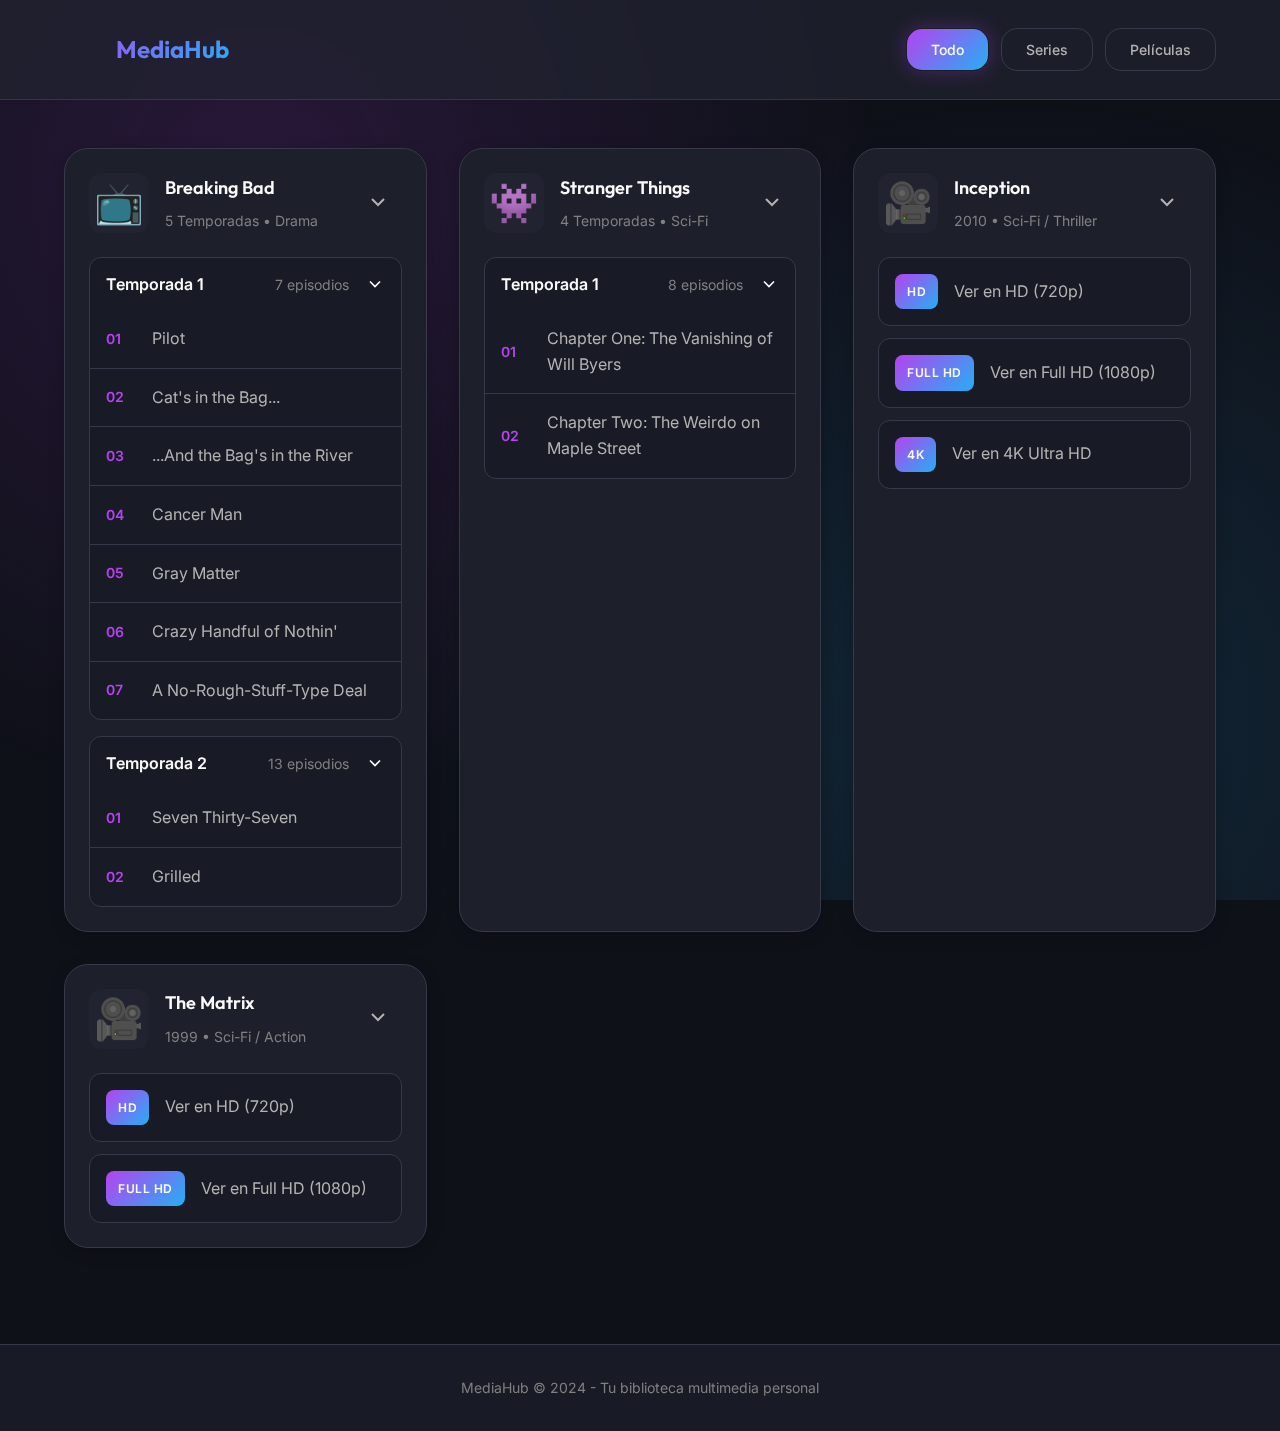
<file: index.html>
<!DOCTYPE html>
<html lang="es">
<head>
    <meta charset="UTF-8">
    <meta name="viewport" content="width=device-width, initial-scale=1.0">
    <meta name="description" content="Biblioteca multimedia con series y películas organizadas por temporadas y capítulos">
    <title>Mi Biblioteca Multimedia</title>
    <link rel="preconnect" href="https://fonts.googleapis.com">
    <link rel="preconnect" href="https://fonts.gstatic.com" crossorigin>
    <link href="https://fonts.googleapis.com/css2?family=Inter:wght@300;400;500;600;700&family=Outfit:wght@400;500;600;700&display=swap" rel="stylesheet">
    <link rel="stylesheet" href="index.css">
</head>
<body>
    <div class="background-gradient"></div>
    
    <header class="header">
        <div class="container">
            <div class="header-content">
                <h1 class="logo">
                    <span class="logo-icon">🎬</span>
                    <span class="logo-text">MediaHub</span>
                </h1>
                <nav class="nav">
                    <button class="nav-btn active" data-filter="all">Todo</button>
                    <button class="nav-btn" data-filter="series">Series</button>
                    <button class="nav-btn" data-filter="movies">Películas</button>
                </nav>
            </div>
        </div>
    </header>

    <main class="main">
        <div class="container">
            <div class="media-grid" id="mediaGrid">
                
                <!-- Serie 1: Breaking Bad -->
                <div class="media-card" data-type="series">
                    <div class="media-card-header">
                        <div class="media-icon">📺</div>
                        <div class="media-info">
                            <h2 class="media-title">Breaking Bad</h2>
                            <p class="media-meta">5 Temporadas • Drama</p>
                        </div>
                        <button class="toggle-btn" aria-label="Expandir">
                            <svg class="toggle-icon" viewBox="0 0 24 24" fill="none" stroke="currentColor" stroke-width="2">
                                <polyline points="6 9 12 15 18 9"></polyline>
                            </svg>
                        </button>
                    </div>
                    <div class="media-content">
                        <div class="season-list">
                            <div class="season-item">
                                <button class="season-header">
                                    <span class="season-title">Temporada 1</span>
                                    <span class="season-count">7 episodios</span>
                                    <svg class="season-icon" viewBox="0 0 24 24" fill="none" stroke="currentColor" stroke-width="2">
                                        <polyline points="6 9 12 15 18 9"></polyline>
                                    </svg>
                                </button>
                                <div class="episode-list">
                                    <a href="#ep1" class="episode-link">
                                        <span class="episode-number">01</span>
                                        <span class="episode-title">Pilot</span>
                                    </a>
                                    <a href="#ep2" class="episode-link">
                                        <span class="episode-number">02</span>
                                        <span class="episode-title">Cat's in the Bag...</span>
                                    </a>
                                    <a href="#ep3" class="episode-link">
                                        <span class="episode-number">03</span>
                                        <span class="episode-title">...And the Bag's in the River</span>
                                    </a>
                                    <a href="#ep4" class="episode-link">
                                        <span class="episode-number">04</span>
                                        <span class="episode-title">Cancer Man</span>
                                    </a>
                                    <a href="#ep5" class="episode-link">
                                        <span class="episode-number">05</span>
                                        <span class="episode-title">Gray Matter</span>
                                    </a>
                                    <a href="#ep6" class="episode-link">
                                        <span class="episode-number">06</span>
                                        <span class="episode-title">Crazy Handful of Nothin'</span>
                                    </a>
                                    <a href="#ep7" class="episode-link">
                                        <span class="episode-number">07</span>
                                        <span class="episode-title">A No-Rough-Stuff-Type Deal</span>
                                    </a>
                                </div>
                            </div>
                            <div class="season-item">
                                <button class="season-header">
                                    <span class="season-title">Temporada 2</span>
                                    <span class="season-count">13 episodios</span>
                                    <svg class="season-icon" viewBox="0 0 24 24" fill="none" stroke="currentColor" stroke-width="2">
                                        <polyline points="6 9 12 15 18 9"></polyline>
                                    </svg>
                                </button>
                                <div class="episode-list">
                                    <a href="#s2ep1" class="episode-link">
                                        <span class="episode-number">01</span>
                                        <span class="episode-title">Seven Thirty-Seven</span>
                                    </a>
                                    <a href="#s2ep2" class="episode-link">
                                        <span class="episode-number">02</span>
                                        <span class="episode-title">Grilled</span>
                                    </a>
                                </div>
                            </div>
                        </div>
                    </div>
                </div>

                <!-- Serie 2: Stranger Things -->
                <div class="media-card" data-type="series">
                    <div class="media-card-header">
                        <div class="media-icon">👾</div>
                        <div class="media-info">
                            <h2 class="media-title">Stranger Things</h2>
                            <p class="media-meta">4 Temporadas • Sci-Fi</p>
                        </div>
                        <button class="toggle-btn" aria-label="Expandir">
                            <svg class="toggle-icon" viewBox="0 0 24 24" fill="none" stroke="currentColor" stroke-width="2">
                                <polyline points="6 9 12 15 18 9"></polyline>
                            </svg>
                        </button>
                    </div>
                    <div class="media-content">
                        <div class="season-list">
                            <div class="season-item">
                                <button class="season-header">
                                    <span class="season-title">Temporada 1</span>
                                    <span class="season-count">8 episodios</span>
                                    <svg class="season-icon" viewBox="0 0 24 24" fill="none" stroke="currentColor" stroke-width="2">
                                        <polyline points="6 9 12 15 18 9"></polyline>
                                    </svg>
                                </button>
                                <div class="episode-list">
                                    <a href="#st1ep1" class="episode-link">
                                        <span class="episode-number">01</span>
                                        <span class="episode-title">Chapter One: The Vanishing of Will Byers</span>
                                    </a>
                                    <a href="#st1ep2" class="episode-link">
                                        <span class="episode-number">02</span>
                                        <span class="episode-title">Chapter Two: The Weirdo on Maple Street</span>
                                    </a>
                                </div>
                            </div>
                        </div>
                    </div>
                </div>

                <!-- Película 1: Inception -->
                <div class="media-card" data-type="movies">
                    <div class="media-card-header">
                        <div class="media-icon">🎥</div>
                        <div class="media-info">
                            <h2 class="media-title">Inception</h2>
                            <p class="media-meta">2010 • Sci-Fi / Thriller</p>
                        </div>
                        <button class="toggle-btn" aria-label="Expandir">
                            <svg class="toggle-icon" viewBox="0 0 24 24" fill="none" stroke="currentColor" stroke-width="2">
                                <polyline points="6 9 12 15 18 9"></polyline>
                            </svg>
                        </button>
                    </div>
                    <div class="media-content">
                        <div class="movie-links">
                            <a href="#inception-hd" class="movie-link">
                                <span class="quality-badge">HD</span>
                                <span>Ver en HD (720p)</span>
                            </a>
                            <a href="#inception-fullhd" class="movie-link">
                                <span class="quality-badge">Full HD</span>
                                <span>Ver en Full HD (1080p)</span>
                            </a>
                            <a href="#inception-4k" class="movie-link">
                                <span class="quality-badge">4K</span>
                                <span>Ver en 4K Ultra HD</span>
                            </a>
                        </div>
                    </div>
                </div>

                <!-- Película 2: The Matrix -->
                <div class="media-card" data-type="movies">
                    <div class="media-card-header">
                        <div class="media-icon">🎥</div>
                        <div class="media-info">
                            <h2 class="media-title">The Matrix</h2>
                            <p class="media-meta">1999 • Sci-Fi / Action</p>
                        </div>
                        <button class="toggle-btn" aria-label="Expandir">
                            <svg class="toggle-icon" viewBox="0 0 24 24" fill="none" stroke="currentColor" stroke-width="2">
                                <polyline points="6 9 12 15 18 9"></polyline>
                            </svg>
                        </button>
                    </div>
                    <div class="media-content">
                        <div class="movie-links">
                            <a href="#matrix-hd" class="movie-link">
                                <span class="quality-badge">HD</span>
                                <span>Ver en HD (720p)</span>
                            </a>
                            <a href="#matrix-fullhd" class="movie-link">
                                <span class="quality-badge">Full HD</span>
                                <span>Ver en Full HD (1080p)</span>
                            </a>
                        </div>
                    </div>
                </div>

            </div>
        </div>
    </main>

    <footer class="footer">
        <div class="container">
            <p class="footer-text">MediaHub © 2024 - Tu biblioteca multimedia personal</p>
        </div>
    </footer>

    <script src="script.js"></script>
</body>
</html>
</file>
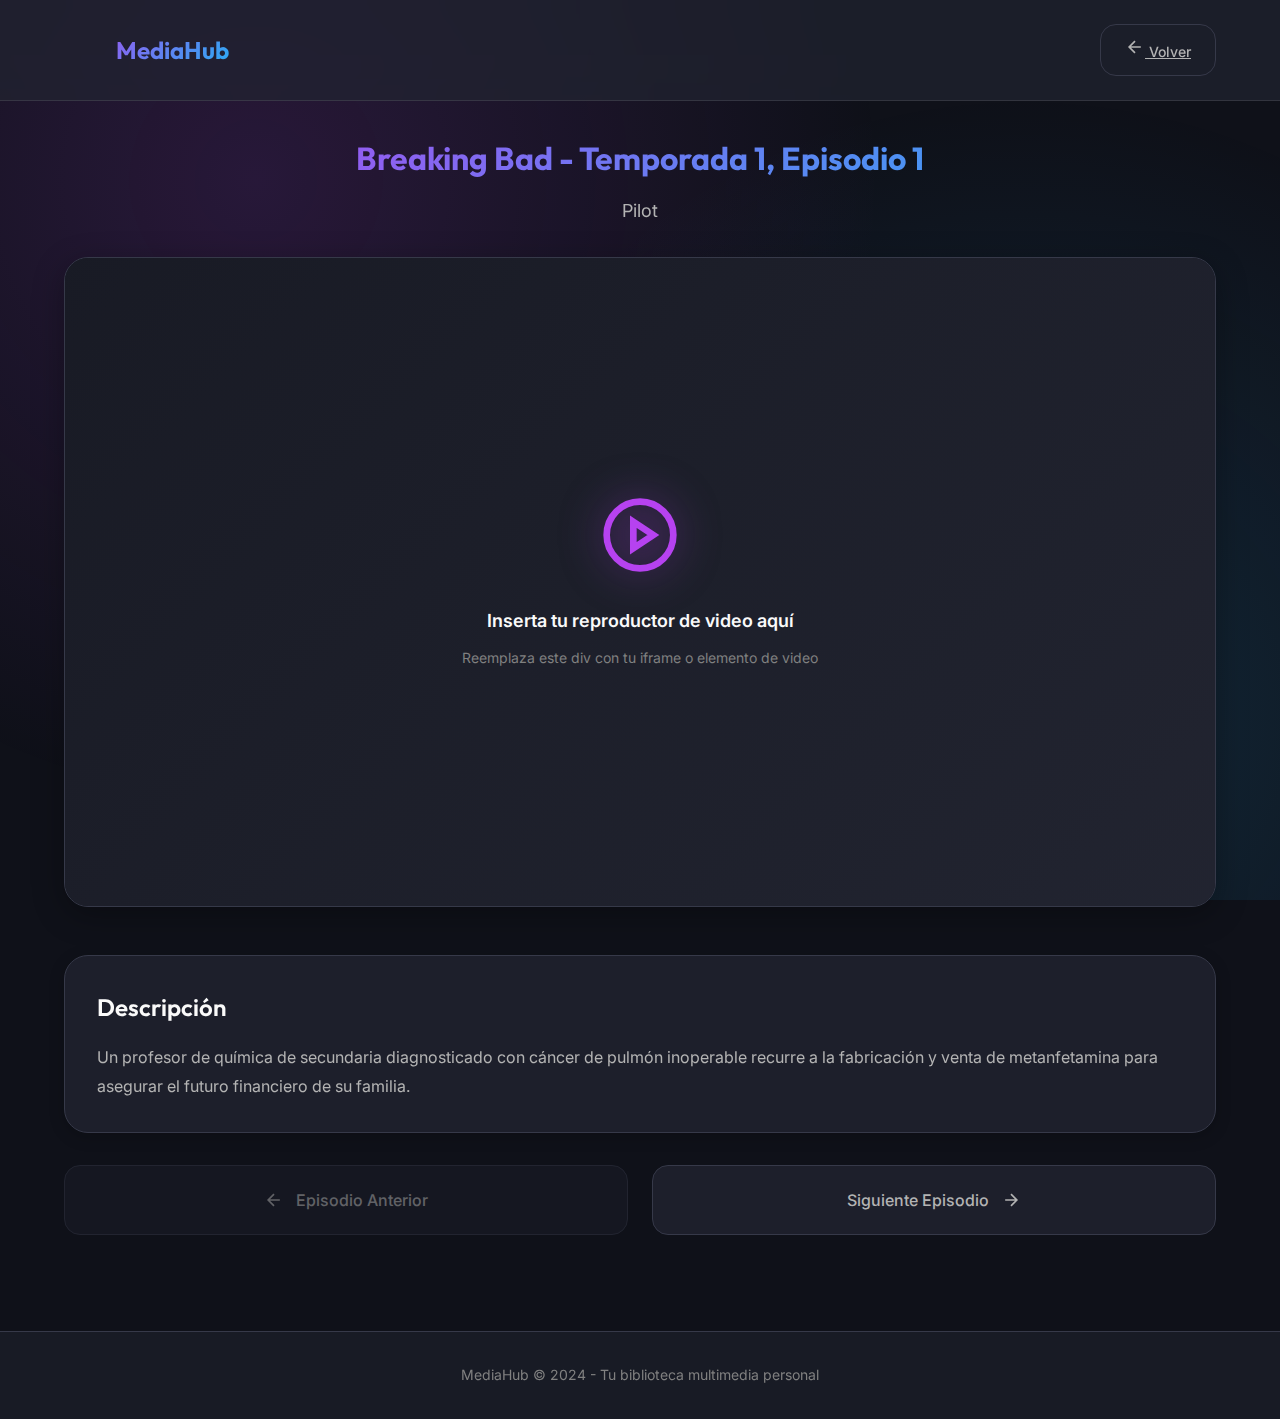
<file: player.html>
<!DOCTYPE html>
<html lang="es">
<head>
    <meta charset="UTF-8">
    <meta name="viewport" content="width=device-width, initial-scale=1.0">
    <meta name="description" content="Reproductor de video para MediaHub">
    <title>Reproductor - MediaHub</title>
    <link rel="preconnect" href="https://fonts.googleapis.com">
    <link rel="preconnect" href="https://fonts.gstatic.com" crossorigin>
    <link href="https://fonts.googleapis.com/css2?family=Inter:wght@300;400;500;600;700&family=Outfit:wght@400;500;600;700&display=swap" rel="stylesheet">
    <link rel="stylesheet" href="index.css">
    <link rel="stylesheet" href="player.css">
</head>
<body>
    <div class="background-gradient"></div>
    
    <header class="header">
        <div class="container">
            <div class="header-content">
                <a href="index.html" class="logo-link">
                    <h1 class="logo">
                        <span class="logo-icon">🎬</span>
                        <span class="logo-text">MediaHub</span>
                    </h1>
                </a>
                <nav class="nav">
                    <a href="index.html" class="nav-btn">
                        <svg width="20" height="20" viewBox="0 0 24 24" fill="none" stroke="currentColor" stroke-width="2">
                            <path d="M19 12H5M12 19l-7-7 7-7"/>
                        </svg>
                        Volver
                    </a>
                </nav>
            </div>
        </div>
    </header>

    <main class="main player-main">
        <div class="container">
            <!-- Episode Info -->
            <div class="episode-info">
                <h2 class="episode-info-title" id="episodeTitle">Breaking Bad - Temporada 1, Episodio 1</h2>
                <p class="episode-info-subtitle" id="episodeSubtitle">Pilot</p>
            </div>

            <!-- Video Player Container -->
            <div class="player-container">
                <div class="player-wrapper">
                    <!-- Aquí puedes insertar tu reproductor de video -->
                    <div class="video-placeholder">
                        <div class="placeholder-content">
                            <svg class="placeholder-icon" viewBox="0 0 24 24" fill="none" stroke="currentColor" stroke-width="2">
                                <circle cx="12" cy="12" r="10"></circle>
                                <polygon points="10 8 16 12 10 16 10 8"></polygon>
                            </svg>
                            <p class="placeholder-text">Inserta tu reproductor de video aquí</p>
                            <p class="placeholder-hint">Reemplaza este div con tu iframe o elemento de video</p>
                        </div>
                    </div>
                    
                    <!-- Ejemplo de cómo usar un iframe:
                    <iframe 
                        id="videoPlayer"
                        src="TU_URL_DE_VIDEO_AQUI"
                        frameborder="0"
                        allowfullscreen
                        allow="accelerometer; autoplay; clipboard-write; encrypted-media; gyroscope; picture-in-picture"
                    ></iframe>
                    -->
                    
                    <!-- Ejemplo de cómo usar HTML5 video:
                    <video id="videoPlayer" controls>
                        <source src="TU_VIDEO.mp4" type="video/mp4">
                        Tu navegador no soporta el elemento de video.
                    </video>
                    -->
                </div>
            </div>

            <!-- Episode Description -->
            <div class="episode-description">
                <h3 class="description-title">Descripción</h3>
                <p class="description-text" id="episodeDescription">
                    Un profesor de química de secundaria diagnosticado con cáncer de pulmón inoperable recurre a la fabricación y venta de metanfetamina para asegurar el futuro financiero de su familia.
                </p>
            </div>

            <!-- Episode Navigation -->
            <div class="episode-navigation">
                <button class="nav-episode-btn" id="prevEpisode">
                    <svg viewBox="0 0 24 24" fill="none" stroke="currentColor" stroke-width="2">
                        <path d="M19 12H5M12 19l-7-7 7-7"/>
                    </svg>
                    <span>Episodio Anterior</span>
                </button>
                <button class="nav-episode-btn" id="nextEpisode">
                    <span>Siguiente Episodio</span>
                    <svg viewBox="0 0 24 24" fill="none" stroke="currentColor" stroke-width="2">
                        <path d="M5 12h14M12 5l7 7-7 7"/>
                    </svg>
                </button>
            </div>
        </div>
    </main>

    <footer class="footer">
        <div class="container">
            <p class="footer-text">MediaHub © 2024 - Tu biblioteca multimedia personal</p>
        </div>
    </footer>

    <script src="player.js"></script>
</body>
</html>
</file>
<file: index.css>
/* ===== Design System ===== */
:root {
    /* Colors - Premium Dark Theme */
    --color-bg-primary: hsl(230, 25%, 8%);
    --color-bg-secondary: hsl(230, 20%, 12%);
    --color-bg-tertiary: hsl(230, 18%, 16%);
    --color-bg-card: hsl(230, 20%, 14%);
    --color-bg-card-hover: hsl(230, 20%, 18%);

    --color-accent-primary: hsl(280, 85%, 60%);
    --color-accent-secondary: hsl(200, 90%, 55%);
    --color-accent-gradient: linear-gradient(135deg, hsl(280, 85%, 60%), hsl(200, 90%, 55%));

    --color-text-primary: hsl(0, 0%, 98%);
    --color-text-secondary: hsl(0, 0%, 70%);
    --color-text-tertiary: hsl(0, 0%, 50%);

    --color-border: hsl(230, 15%, 25%);
    --color-border-hover: hsl(230, 15%, 35%);

    /* Glassmorphism */
    --glass-bg: hsla(230, 20%, 16%, 0.7);
    --glass-border: hsla(0, 0%, 100%, 0.1);

    /* Spacing */
    --space-xs: 0.5rem;
    --space-sm: 0.75rem;
    --space-md: 1rem;
    --space-lg: 1.5rem;
    --space-xl: 2rem;
    --space-2xl: 3rem;

    /* Typography */
    --font-primary: 'Inter', -apple-system, BlinkMacSystemFont, sans-serif;
    --font-display: 'Outfit', sans-serif;

    --font-size-xs: 0.75rem;
    --font-size-sm: 0.875rem;
    --font-size-base: 1rem;
    --font-size-lg: 1.125rem;
    --font-size-xl: 1.5rem;
    --font-size-2xl: 2rem;

    /* Shadows */
    --shadow-sm: 0 2px 8px hsla(0, 0%, 0%, 0.1);
    --shadow-md: 0 4px 16px hsla(0, 0%, 0%, 0.2);
    --shadow-lg: 0 8px 32px hsla(0, 0%, 0%, 0.3);
    --shadow-glow: 0 0 20px hsla(280, 85%, 60%, 0.3);

    /* Border Radius */
    --radius-sm: 0.5rem;
    --radius-md: 0.75rem;
    --radius-lg: 1rem;
    --radius-xl: 1.5rem;

    /* Transitions */
    --transition-fast: 150ms cubic-bezier(0.4, 0, 0.2, 1);
    --transition-base: 250ms cubic-bezier(0.4, 0, 0.2, 1);
    --transition-slow: 350ms cubic-bezier(0.4, 0, 0.2, 1);
}

/* ===== Reset & Base ===== */
* {
    margin: 0;
    padding: 0;
    box-sizing: border-box;
}

html {
    font-size: 16px;
    scroll-behavior: smooth;
}

body {
    font-family: var(--font-primary);
    background-color: var(--color-bg-primary);
    color: var(--color-text-primary);
    line-height: 1.6;
    min-height: 100vh;
    position: relative;
    overflow-x: hidden;
}

/* ===== Background Gradient ===== */
.background-gradient {
    position: fixed;
    top: 0;
    left: 0;
    width: 100%;
    height: 100%;
    z-index: -1;
    background:
        radial-gradient(circle at 20% 20%, hsla(280, 85%, 60%, 0.15) 0%, transparent 50%),
        radial-gradient(circle at 80% 80%, hsla(200, 90%, 55%, 0.15) 0%, transparent 50%);
    pointer-events: none;
}

/* ===== Container ===== */
.container {
    max-width: 1200px;
    margin: 0 auto;
    padding: 0 var(--space-lg);
}

/* ===== Header ===== */
.header {
    background: var(--glass-bg);
    backdrop-filter: blur(20px);
    border-bottom: 1px solid var(--glass-border);
    position: sticky;
    top: 0;
    z-index: 100;
    padding: var(--space-lg) 0;
}

.header-content {
    display: flex;
    justify-content: space-between;
    align-items: center;
    gap: var(--space-xl);
}

.logo {
    display: flex;
    align-items: center;
    gap: var(--space-sm);
    font-family: var(--font-display);
    font-size: var(--font-size-xl);
    font-weight: 700;
    background: var(--color-accent-gradient);
    -webkit-background-clip: text;
    -webkit-text-fill-color: transparent;
    background-clip: text;
}

.logo-icon {
    font-size: var(--font-size-2xl);
    filter: drop-shadow(0 0 10px hsla(280, 85%, 60%, 0.5));
}

.nav {
    display: flex;
    gap: var(--space-sm);
}

.nav-btn {
    background: transparent;
    border: 1px solid var(--color-border);
    color: var(--color-text-secondary);
    padding: var(--space-sm) var(--space-lg);
    border-radius: var(--radius-lg);
    font-family: var(--font-primary);
    font-size: var(--font-size-sm);
    font-weight: 500;
    cursor: pointer;
    transition: all var(--transition-base);
    position: relative;
    overflow: hidden;
}

.nav-btn::before {
    content: '';
    position: absolute;
    top: 0;
    left: 0;
    width: 100%;
    height: 100%;
    background: var(--color-accent-gradient);
    opacity: 0;
    transition: opacity var(--transition-base);
    z-index: -1;
}

.nav-btn:hover {
    border-color: var(--color-accent-primary);
    color: var(--color-text-primary);
    transform: translateY(-2px);
}

.nav-btn.active {
    border-color: transparent;
    color: var(--color-text-primary);
    box-shadow: var(--shadow-glow);
}

.nav-btn.active::before {
    opacity: 1;
}

/* ===== Main ===== */
.main {
    padding: var(--space-2xl) 0;
    min-height: calc(100vh - 200px);
}

/* ===== Media Grid ===== */
.media-grid {
    display: grid;
    grid-template-columns: repeat(auto-fill, minmax(350px, 1fr));
    gap: var(--space-xl);
    animation: fadeIn var(--transition-slow) ease-out;
}

@keyframes fadeIn {
    from {
        opacity: 0;
        transform: translateY(20px);
    }

    to {
        opacity: 1;
        transform: translateY(0);
    }
}

/* ===== Media Card ===== */
.media-card {
    background: var(--color-bg-card);
    border: 1px solid var(--color-border);
    border-radius: var(--radius-xl);
    overflow: visible;
    transition: all var(--transition-base);
    box-shadow: var(--shadow-md);
}

.media-card:hover {
    border-color: var(--color-border-hover);
    transform: translateY(-4px);
    box-shadow: var(--shadow-lg);
}

.media-card.hidden {
    display: none;
}

.media-card-header {
    display: flex;
    align-items: center;
    gap: var(--space-md);
    padding: var(--space-lg);
    cursor: pointer;
    transition: background-color var(--transition-base);
}

.media-card-header:hover {
    background-color: var(--color-bg-card-hover);
}

.media-icon {
    font-size: 2.5rem;
    width: 60px;
    height: 60px;
    display: flex;
    align-items: center;
    justify-content: center;
    background: var(--color-bg-tertiary);
    border-radius: var(--radius-md);
    flex-shrink: 0;
}

.media-info {
    flex: 1;
}

.media-title {
    font-family: var(--font-display);
    font-size: var(--font-size-lg);
    font-weight: 600;
    margin-bottom: var(--space-xs);
    color: var(--color-text-primary);
}

.media-meta {
    font-size: var(--font-size-sm);
    color: var(--color-text-tertiary);
}

.toggle-btn {
    background: transparent;
    border: none;
    color: var(--color-text-secondary);
    cursor: pointer;
    padding: var(--space-sm);
    border-radius: var(--radius-sm);
    transition: all var(--transition-base);
    flex-shrink: 0;
}

.toggle-btn:hover {
    background: var(--color-bg-tertiary);
    color: var(--color-text-primary);
}

.toggle-icon {
    width: 24px;
    height: 24px;
    transition: transform var(--transition-base);
}

/* ===== Season List ===== */
.season-list {
    padding: 0 var(--space-lg) var(--space-lg);
}

.season-item {
    margin-bottom: var(--space-md);
    border: 1px solid var(--color-border);
    border-radius: var(--radius-md);
    overflow: hidden;
    background: var(--color-bg-secondary);
}

.season-item:last-child {
    margin-bottom: 0;
}

.season-header {
    width: 100%;
    display: flex;
    align-items: center;
    gap: var(--space-md);
    padding: var(--space-md);
    background: transparent;
    border: none;
    color: var(--color-text-primary);
    cursor: pointer;
    font-family: var(--font-primary);
    font-size: var(--font-size-base);
    transition: background-color var(--transition-base);
}

.season-header:hover {
    background-color: var(--color-bg-tertiary);
}

.season-title {
    font-weight: 600;
    flex: 1;
    text-align: left;
}

.season-count {
    font-size: var(--font-size-sm);
    color: var(--color-text-tertiary);
}

.season-icon {
    width: 20px;
    height: 20px;
    transition: transform var(--transition-base);
    flex-shrink: 0;
}

.episode-link {
    display: flex;
    align-items: center;
    gap: var(--space-md);
    padding: var(--space-md);
    text-decoration: none;
    color: var(--color-text-secondary);
    border-bottom: 1px solid var(--color-border);
    transition: all var(--transition-fast);
    position: relative;
}

.episode-link:last-child {
    border-bottom: none;
}

.episode-link::before {
    content: '';
    position: absolute;
    left: 0;
    top: 0;
    width: 3px;
    height: 100%;
    background: var(--color-accent-gradient);
    transform: scaleY(0);
    transition: transform var(--transition-base);
}

.episode-link:hover {
    background-color: var(--color-bg-tertiary);
    color: var(--color-text-primary);
    padding-left: calc(var(--space-md) + 8px);
}

.episode-link:hover::before {
    transform: scaleY(1);
}

.episode-number {
    font-weight: 600;
    font-size: var(--font-size-sm);
    color: var(--color-accent-primary);
    min-width: 30px;
}

.episode-title {
    flex: 1;
}

/* ===== Movie Links ===== */
.movie-links {
    padding: 0 var(--space-lg) var(--space-lg);
    display: flex;
    flex-direction: column;
    gap: var(--space-sm);
}

.movie-link {
    display: flex;
    align-items: center;
    gap: var(--space-md);
    padding: var(--space-md);
    background: var(--color-bg-secondary);
    border: 1px solid var(--color-border);
    border-radius: var(--radius-md);
    text-decoration: none;
    color: var(--color-text-secondary);
    transition: all var(--transition-base);
    position: relative;
    overflow: hidden;
}

.movie-link::before {
    content: '';
    position: absolute;
    top: 0;
    left: 0;
    width: 4px;
    height: 100%;
    background: var(--color-accent-gradient);
    transform: scaleY(0);
    transition: transform var(--transition-base);
}

.movie-link:hover {
    background-color: var(--color-bg-tertiary);
    border-color: var(--color-accent-primary);
    color: var(--color-text-primary);
    transform: translateX(4px);
}

.movie-link:hover::before {
    transform: scaleY(1);
}

.quality-badge {
    padding: var(--space-xs) var(--space-sm);
    background: var(--color-accent-gradient);
    border-radius: var(--radius-sm);
    font-size: var(--font-size-xs);
    font-weight: 600;
    color: var(--color-text-primary);
    text-transform: uppercase;
    letter-spacing: 0.5px;
}

/* ===== Footer ===== */
.footer {
    background: var(--color-bg-secondary);
    border-top: 1px solid var(--color-border);
    padding: var(--space-xl) 0;
    margin-top: var(--space-2xl);
}

.footer-text {
    text-align: center;
    color: var(--color-text-tertiary);
    font-size: var(--font-size-sm);
}

/* ===== Responsive Design ===== */
@media (max-width: 768px) {
    .header-content {
        flex-direction: column;
        gap: var(--space-lg);
    }

    .nav {
        width: 100%;
        justify-content: center;
    }

    .nav-btn {
        flex: 1;
    }

    .media-grid {
        grid-template-columns: 1fr;
    }

    .container {
        padding: 0 var(--space-md);
    }
}

@media (max-width: 480px) {
    .logo {
        font-size: var(--font-size-lg);
    }

    .logo-icon {
        font-size: var(--font-size-xl);
    }

    .media-card-header {
        padding: var(--space-md);
    }

    .media-icon {
        width: 50px;
        height: 50px;
        font-size: 2rem;
    }

    .media-title {
        font-size: var(--font-size-base);
    }
}
</file>
<file: player.css>
/* ===== Player Page Specific Styles ===== */

.logo-link {
    text-decoration: none;
}

/* ===== Player Main ===== */
.player-main {
    padding: var(--space-xl) 0 var(--space-2xl);
}

/* ===== Episode Info ===== */
.episode-info {
    margin-bottom: var(--space-xl);
    text-align: center;
}

.episode-info-title {
    font-family: var(--font-display);
    font-size: var(--font-size-2xl);
    font-weight: 700;
    color: var(--color-text-primary);
    margin-bottom: var(--space-sm);
    background: var(--color-accent-gradient);
    -webkit-background-clip: text;
    -webkit-text-fill-color: transparent;
    background-clip: text;
}

.episode-info-subtitle {
    font-size: var(--font-size-lg);
    color: var(--color-text-secondary);
}

/* ===== Player Container ===== */
.player-container {
    margin-bottom: var(--space-2xl);
}

.player-wrapper {
    position: relative;
    width: 100%;
    padding-bottom: 56.25%;
    /* 16:9 Aspect Ratio */
    background: var(--color-bg-secondary);
    border-radius: var(--radius-xl);
    overflow: hidden;
    box-shadow: var(--shadow-lg);
    border: 1px solid var(--color-border);
}

.player-wrapper iframe,
.player-wrapper video {
    position: absolute;
    top: 0;
    left: 0;
    width: 100%;
    height: 100%;
    border: none;
}

/* ===== Video Placeholder ===== */
.video-placeholder {
    position: absolute;
    top: 0;
    left: 0;
    width: 100%;
    height: 100%;
    display: flex;
    align-items: center;
    justify-content: center;
    background: linear-gradient(135deg, var(--color-bg-secondary) 0%, var(--color-bg-tertiary) 100%);
}

.placeholder-content {
    text-align: center;
    padding: var(--space-xl);
}

.placeholder-icon {
    width: 80px;
    height: 80px;
    margin: 0 auto var(--space-lg);
    color: var(--color-accent-primary);
    filter: drop-shadow(0 0 20px hsla(280, 85%, 60%, 0.5));
    animation: pulse 2s ease-in-out infinite;
}

@keyframes pulse {

    0%,
    100% {
        opacity: 1;
        transform: scale(1);
    }

    50% {
        opacity: 0.7;
        transform: scale(1.05);
    }
}

.placeholder-text {
    font-size: var(--font-size-lg);
    font-weight: 600;
    color: var(--color-text-primary);
    margin-bottom: var(--space-sm);
}

.placeholder-hint {
    font-size: var(--font-size-sm);
    color: var(--color-text-tertiary);
}

/* ===== Episode Description ===== */
.episode-description {
    background: var(--color-bg-card);
    border: 1px solid var(--color-border);
    border-radius: var(--radius-xl);
    padding: var(--space-xl);
    margin-bottom: var(--space-xl);
    box-shadow: var(--shadow-md);
}

.description-title {
    font-family: var(--font-display);
    font-size: var(--font-size-xl);
    font-weight: 600;
    color: var(--color-text-primary);
    margin-bottom: var(--space-md);
}

.description-text {
    font-size: var(--font-size-base);
    color: var(--color-text-secondary);
    line-height: 1.8;
}

/* ===== Episode Navigation ===== */
.episode-navigation {
    display: flex;
    gap: var(--space-lg);
    justify-content: space-between;
}

.nav-episode-btn {
    flex: 1;
    display: flex;
    align-items: center;
    justify-content: center;
    gap: var(--space-sm);
    padding: var(--space-lg);
    background: var(--color-bg-card);
    border: 1px solid var(--color-border);
    border-radius: var(--radius-lg);
    color: var(--color-text-secondary);
    font-family: var(--font-primary);
    font-size: var(--font-size-base);
    font-weight: 500;
    cursor: pointer;
    transition: all var(--transition-base);
    position: relative;
    overflow: hidden;
}

.nav-episode-btn::before {
    content: '';
    position: absolute;
    top: 0;
    left: 0;
    width: 100%;
    height: 100%;
    background: var(--color-accent-gradient);
    opacity: 0;
    transition: opacity var(--transition-base);
    z-index: 0;
}

.nav-episode-btn:hover {
    border-color: var(--color-accent-primary);
    color: var(--color-text-primary);
    transform: translateY(-2px);
    box-shadow: var(--shadow-md);
}

.nav-episode-btn:hover::before {
    opacity: 0.1;
}

.nav-episode-btn:disabled {
    opacity: 0.5;
    cursor: not-allowed;
    transform: none;
}

.nav-episode-btn:disabled:hover {
    border-color: var(--color-border);
    color: var(--color-text-secondary);
    box-shadow: none;
}

.nav-episode-btn svg {
    width: 20px;
    height: 20px;
    flex-shrink: 0;
    position: relative;
    z-index: 1;
}

.nav-episode-btn span {
    position: relative;
    z-index: 1;
}

/* ===== Responsive Design for Player ===== */
@media (max-width: 768px) {
    .episode-info-title {
        font-size: var(--font-size-xl);
    }

    .episode-info-subtitle {
        font-size: var(--font-size-base);
    }

    .episode-navigation {
        flex-direction: column;
    }

    .nav-episode-btn {
        width: 100%;
    }
}

@media (max-width: 480px) {
    .player-main {
        padding: var(--space-lg) 0;
    }

    .episode-info-title {
        font-size: var(--font-size-lg);
    }

    .episode-description {
        padding: var(--space-lg);
    }

    .description-title {
        font-size: var(--font-size-lg);
    }

    .placeholder-icon {
        width: 60px;
        height: 60px;
    }

    .placeholder-text {
        font-size: var(--font-size-base);
    }
}
</file>
